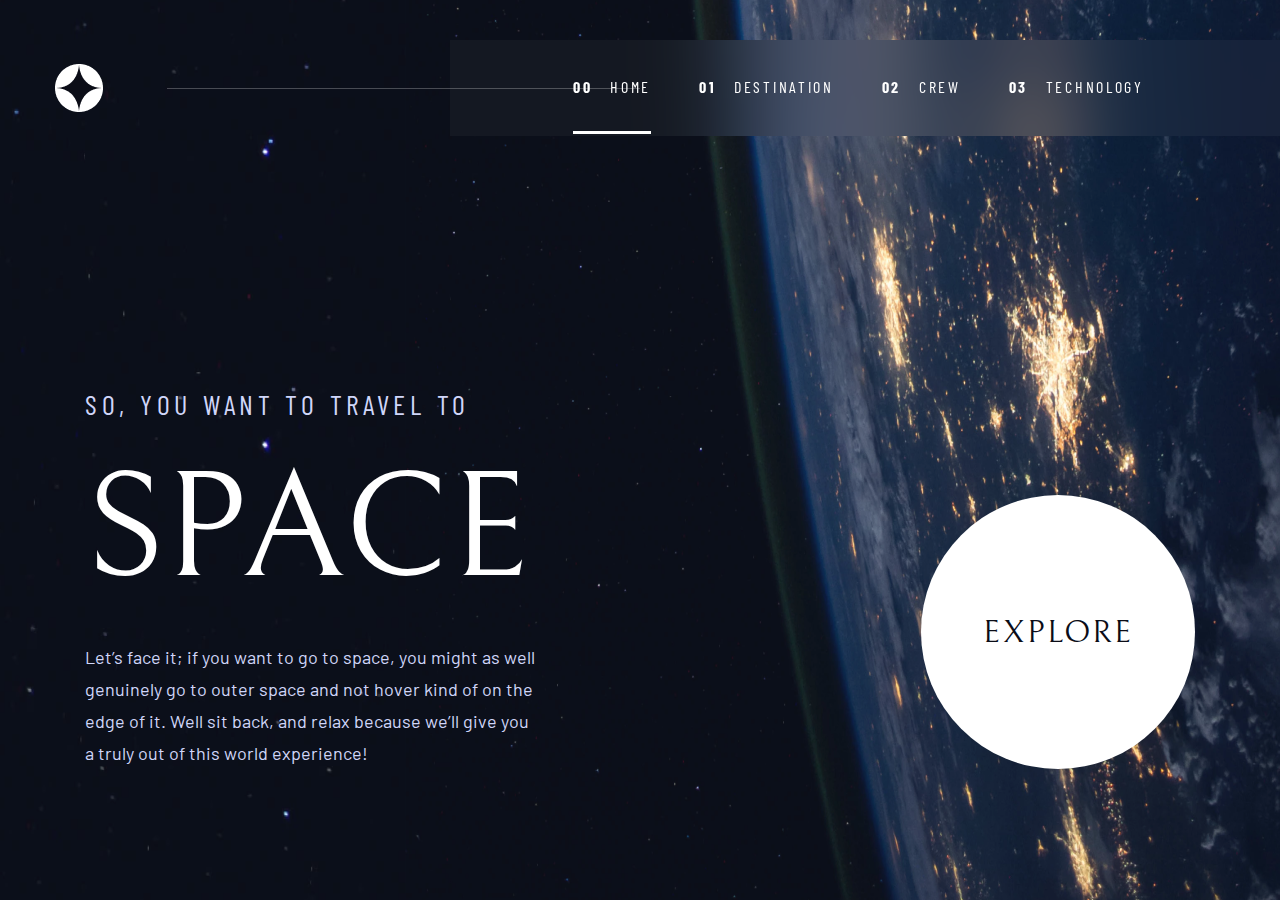
<file: index.html>
<!DOCTYPE html>
<html lang="en">
	<head>
		<meta charset="UTF-8" />
		<meta http-equiv="X-UA-Compatible" content="IE=edge" />
		<meta name="viewport" content="width=device-width, initial-scale=1.0" />
		<meta name="description" content="Home page | Site about Space Tourism" />
		<link rel="stylesheet" href="./css/main.css" />
		<script src="script.js" defer></script>
		<title>Space Tourism</title>
	</head>
	<body>
		<h2 class="hide__title">Home page</h2>
		<header>
			<div class="header__wrapper">
				<img src="./img/logo.png" alt="logo" />
				<div class="header__wrapper__line"></div>
				<button class="header__wrapper__burger">
					<svg width="24" height="21" viewBox="0 0 24 21" fill="none" xmlns="http://www.w3.org/2000/svg">
						<g id="Group">
							<rect  width="24" height="3" fill="#D0D6F9" />
							<rect  y="9" width="24" height="3" fill="#D0D6F9" />
							<rect  y="18" width="24" height="3" fill="#D0D6F9" />
						</g>
					</svg>
				</button>
				<nav class="header__wrapper__navigation links hidden">
					<button class="close"><img src="./img/close.png" alt="close" /></button>
					<a autofocus href="#"><span>00</span> HOME</a>
					<a href="./pages/planets/moon.html"><span>01</span> DESTINATION</a>
					<a href="./pages/crew/commander.html"><span>02</span> CREW</a>
					<a href="./pages/techonology/vechicle.html"><span>03</span> TECHNOLOGY</a>
				</nav>
			</div>
		</header>
		<main>
			<section class="main__wrapper">
				<div class="main__wrapper__text">
					<h3>SO, YOU WANT TO TRAVEL TO</h3>
					<h1>SPACE</h1>
					<p>
						Let’s face it; if you want to go to space, you might as well genuinely go to outer space and not hover kind
						of on the edge of it. Well sit back, and relax because we’ll give you a truly out of this world experience!
					</p>
				</div>
				<div class="main__wrapper__explore">
					EXPLORE
					<div class="main__wrapper__explore-hover"></div>
				</div>
			</section>
		</main>
	</body>
</html>
</file>
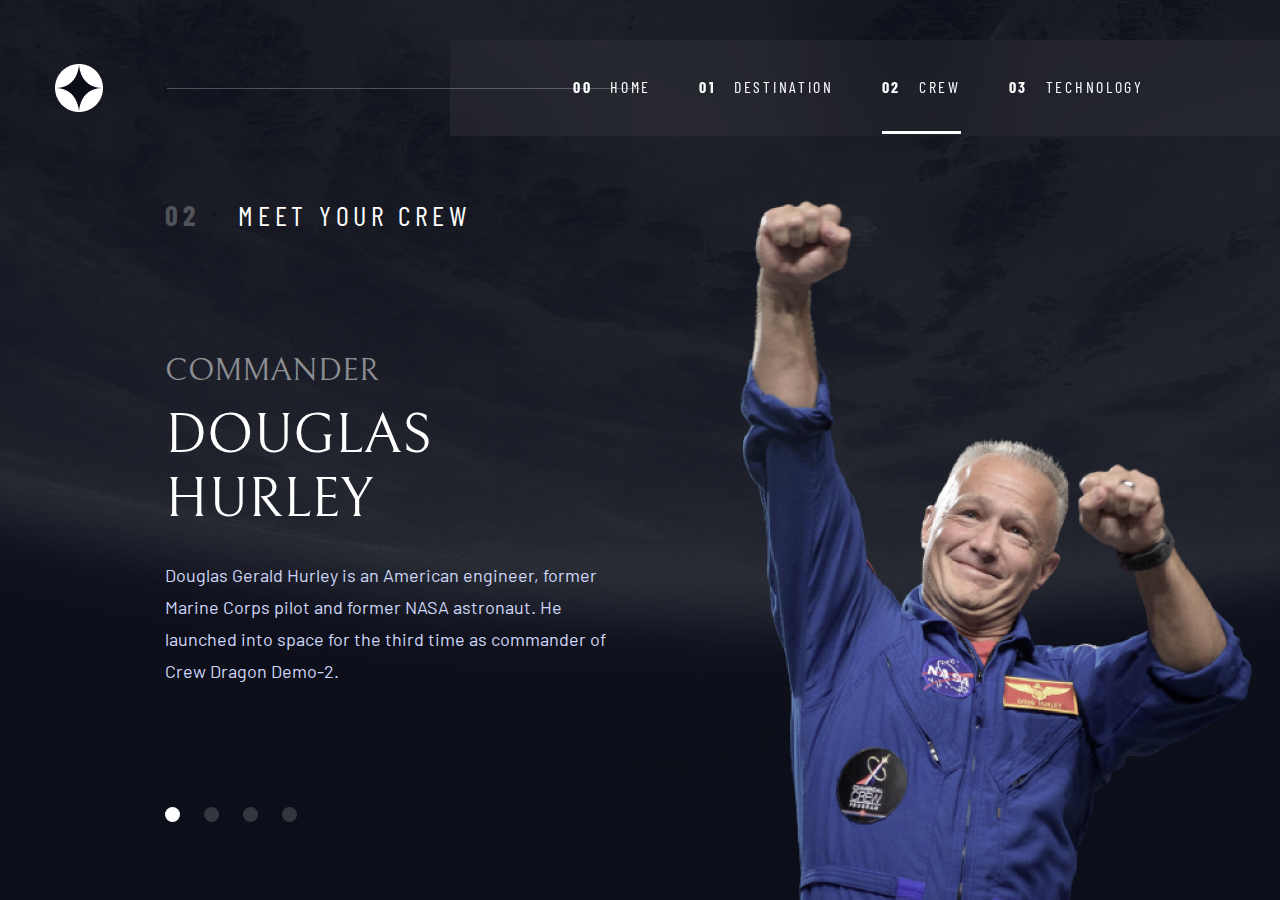
<file: pages/crew/commander.html>
<!DOCTYPE html>
<html lang="en">
	<head>
		<meta charset="UTF-8" />
		<meta http-equiv="X-UA-Compatible" content="IE=edge" />
		<meta name="viewport" content="width=device-width, initial-scale=1.0" />
		<meta name="description" content="Moon page | Page about Moon" />
		<link rel="stylesheet" href="../../css/main.css" />
		<link rel="stylesheet" href="../../css/planet.css" />
		<link rel="stylesheet" href="../../css/crew.css" />
		<script src="../../script.js" defer></script>
		<title>Commander</title>
	</head>
	<body>
		<header>
			<div class="header__wrapper">
				<img src="../../img/logo.png" alt="logo" />
				<div class="header__wrapper__line"></div>
				<button class="header__wrapper__burger">
					<svg width="24" height="21" viewBox="0 0 24 21" fill="none" xmlns="http://www.w3.org/2000/svg">
						<g id="Group">
							<rect  width="24" height="3" fill="#D0D6F9" />
							<rect  y="9" width="24" height="3" fill="#D0D6F9" />
							<rect  y="18" width="24" height="3" fill="#D0D6F9" />
						</g>
					</svg>
				</button>
				<nav class="header__wrapper__navigation links hidden">
					<button class="close"><img src="../../img/close.png" alt="close" /></button>
					<a href="../../index.html"><span>00</span> HOME</a>
					<a href="../planets/moon.html"><span>01</span> DESTINATION</a>
					<a autofocus href="#"><span>02</span> CREW</a>
					<a href="../techonology/vechicle.html"><span>03</span> TECHNOLOGY</a>
				</nav>
			</div>
		</header>
		<main>
			<h2 class="crew__wrapper__content__title"><span>02</span> Meet your crew</h2>
			<div class="crew__wrapper">
				<div class="crew__wrapper__content">
					<h3 class="crew__wrapper__content__rank">Commander</h3>
					<h2 class="crew__wrapper__content__name">Douglas Hurley</h2>
					<p class="crew__wrapper__content__description">
						Douglas Gerald Hurley is an American engineer, former Marine Corps pilot and former NASA astronaut. He
						launched into space for the third time as commander of Crew Dragon Demo-2.
					</p>

					<nav class="crew__wrapper__content__navigation">
						<a href="#"><div class="round round-active"></div></a>
						<a href="./missionSpecialist.html"><div class="round"></div></a>
						<a href="./pilot.html"><div class="round"></div></a>
						<a href="./endineer.html"><div class="round"></div></a>
					</nav>
				</div>
				<img class="crew__wrapper__img" src="../../img/commander.png" alt="commander" />
			</div>
		</main>
	</body>
</html>
</file>
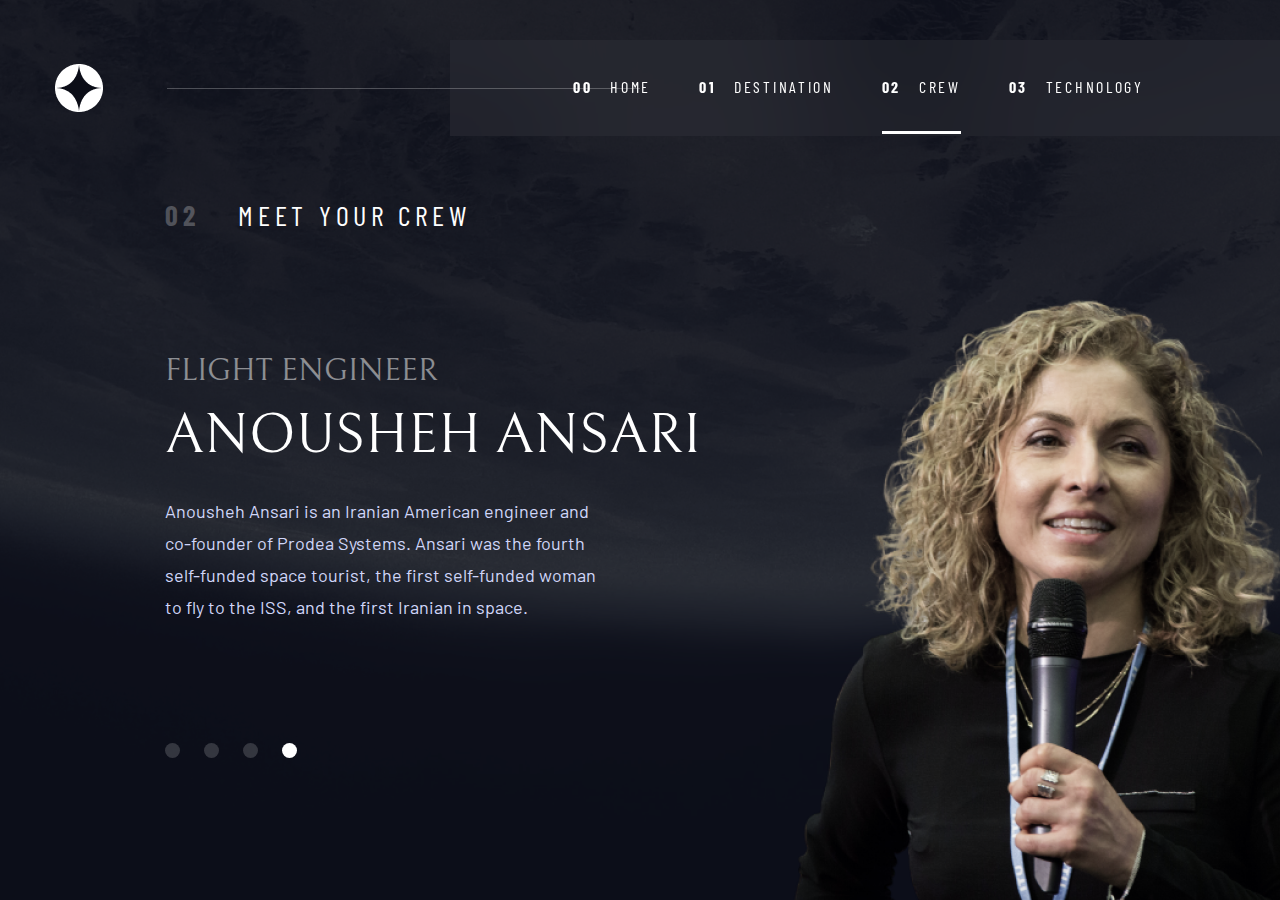
<file: pages/crew/endineer.html>
<!DOCTYPE html>
<html lang="en">
	<head>
		<meta charset="UTF-8" />
		<meta http-equiv="X-UA-Compatible" content="IE=edge" />
		<meta name="viewport" content="width=device-width, initial-scale=1.0" />
		<meta name="description" content="Pilot page | Page about Pilot" />
		<link rel="stylesheet" href="../../css/main.css" />
		<link rel="stylesheet" href="../../css/planet.css" />
		<link rel="stylesheet" href="../../css/crew.css" />
    <link rel="stylesheet" href="../../css/engineer.css">
		<script src="../../script.js" defer></script>
		<title>Pilot</title>
	</head>
	<body>
		<header>
			<div class="header__wrapper">
				<img src="../../img/logo.png" alt="logo" />
				<div class="header__wrapper__line"></div>
				<button class="header__wrapper__burger">
					<svg width="24" height="21" viewBox="0 0 24 21" fill="none" xmlns="http://www.w3.org/2000/svg">
						<g id="Group">
							<rect  width="24" height="3" fill="#D0D6F9" />
							<rect  y="9" width="24" height="3" fill="#D0D6F9" />
							<rect  y="18" width="24" height="3" fill="#D0D6F9" />
						</g>
					</svg>
				</button>
				<nav class="header__wrapper__navigation links hidden">
					<button class="close"><img src="../../img/close.png" alt="close" /></button>
					<a href="../../index.html"><span>00</span> HOME</a>
					<a href="../planets/moon.html"><span>01</span> DESTINATION</a>
					<a autofocus href="#"><span>02</span> CREW</a>
					<a href="../techonology/vechicle.html"><span>03</span> TECHNOLOGY</a>
				</nav>
			</div>
		</header>
		<main>
			<h2 class="crew__wrapper__content__title"><span>02</span> Meet your crew</h2>
			<div class="crew__wrapper">
				<div class="crew__wrapper__content">
					<h3 class="crew__wrapper__content__rank">Flight Engineer</h3>
					<h2 class="crew__wrapper__content__name">Anousheh&nbsp;Ansari</h2>
					<p class="crew__wrapper__content__description">
						Anousheh Ansari is an Iranian American engineer and co-founder of Prodea Systems. Ansari was the fourth self-funded space tourist, the first self-funded woman to fly to the ISS, and the first Iranian in space. 
					</p>

					<nav class="crew__wrapper__content__navigation">
						<a href="./commander.html"><div class="round"></div></a>
						<a href="./missionSpecialist.html"><div class="round"></div></a>
						<a href="./pilot.html"><div class="round "></div></a>
						<a href="#"><div class="round round-active"></div></a>
					</nav>
				</div>
				<img class="crew__wrapper__img" src="../../img/imageEngineer.png" alt="pilot" />
			</div>
		</main>
	</body>
</html>
</file>
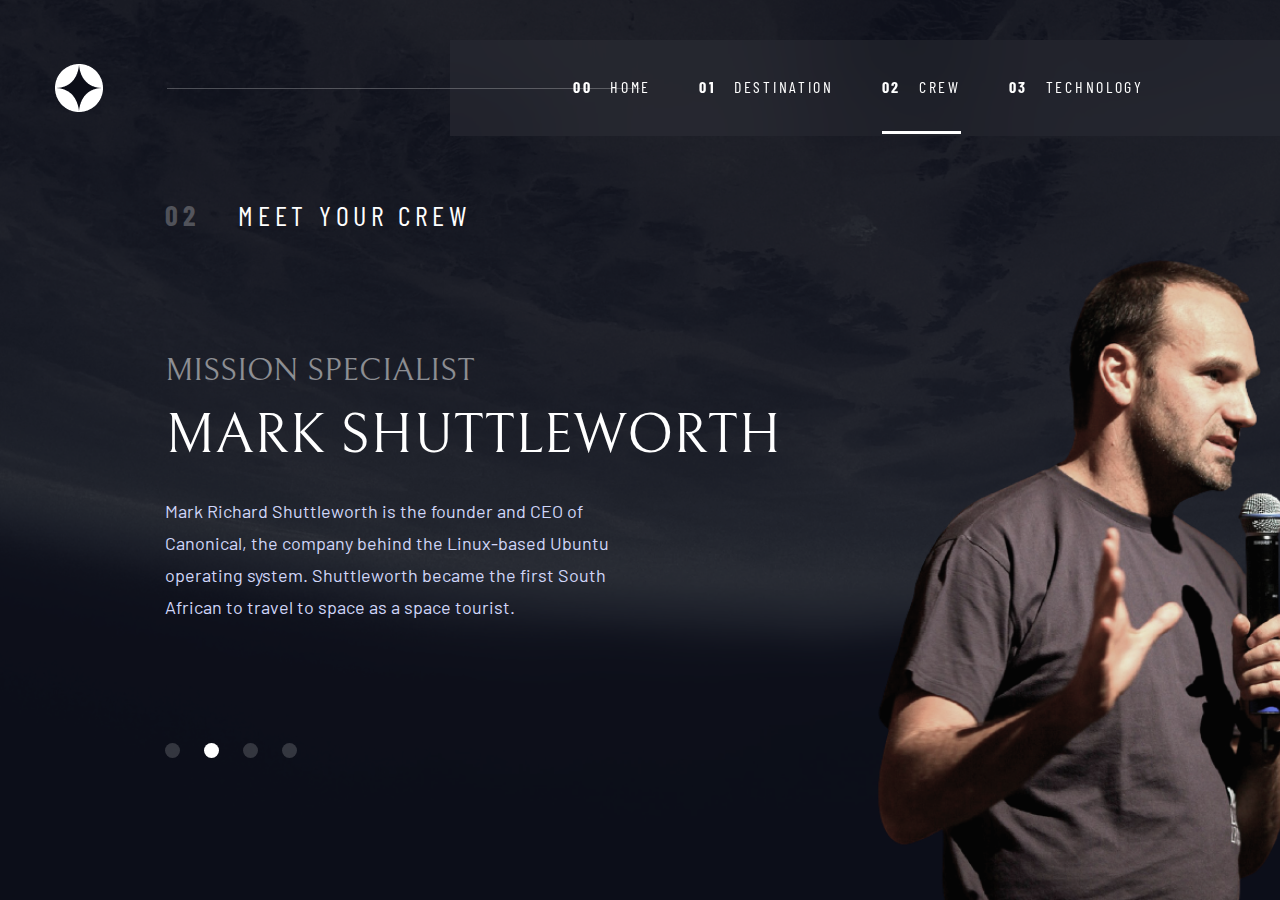
<file: pages/crew/missionSpecialist.html>
<!DOCTYPE html>
<html lang="en">
	<head>
		<meta charset="UTF-8" />
		<meta http-equiv="X-UA-Compatible" content="IE=edge" />
		<meta name="viewport" content="width=device-width, initial-scale=1.0" />
		<meta name="description" content="Moon page | Page about Moon" />
		<link rel="stylesheet" href="../../css/main.css" />
		<link rel="stylesheet" href="../../css/planet.css" />
		<link rel="stylesheet" href="../../css/crew.css" />
		<link rel="stylesheet" href="../../css/missionSpecialist.css" />
		<script src="../../script.js" defer></script>
		<title>Mission Specialist</title>
	</head>
	<body>
		<header>
			<div class="header__wrapper">
				<img src="../../img/logo.png" alt="logo" />
				<div class="header__wrapper__line"></div>
				<button class="header__wrapper__burger">
					<svg width="24" height="21" viewBox="0 0 24 21" fill="none" xmlns="http://www.w3.org/2000/svg">
						<g id="Group">
							<rect  width="24" height="3" fill="#D0D6F9" />
							<rect  y="9" width="24" height="3" fill="#D0D6F9" />
							<rect  y="18" width="24" height="3" fill="#D0D6F9" />
						</g>
					</svg>
				</button>
				<nav class="header__wrapper__navigation links hidden">
					<button class="close"><img src="../../img/close.png" alt="close" /></button>
					<a href="../../index.html"><span>00</span> HOME</a>
					<a href="../planets/moon.html"><span>01</span> DESTINATION</a>
					<a autofocus href="#"><span>02</span> CREW</a>
					<a href="../techonology/vechicle.html"><span>03</span> TECHNOLOGY</a>
				</nav>
			</div>
		</header>
		<main>
			<h2 class="crew__wrapper__content__title"><span>02</span> Meet your crew</h2>
			<div class="crew__wrapper">
				<div class="crew__wrapper__content">
					<h3 class="crew__wrapper__content__rank">Mission Specialist</h3>
					<h2 class="crew__wrapper__content__name">MARK&nbsp;SHUTTLEWORTH</h2>
					<p class="crew__wrapper__content__description">
						Mark Richard Shuttleworth is the founder and CEO of Canonical, the company behind the Linux-based Ubuntu
						operating system. Shuttleworth became the first South African to travel to space as a space tourist.
					</p>

					<nav class="crew__wrapper__content__navigation">
						<a href="./commander.html"><div class="round"></div></a>
						<a href="#"><div class="round round-active"></div></a>
						<a href=""><div class="round"></div></a>
						<a href=""><div class="round"></div></a>
					</nav>
				</div>
				<img class="crew__wrapper__img" src="../../img/missionSpecialist.png" alt="missionSpecialist" />
			</div>
		</main>
	</body>
</html>
</file>
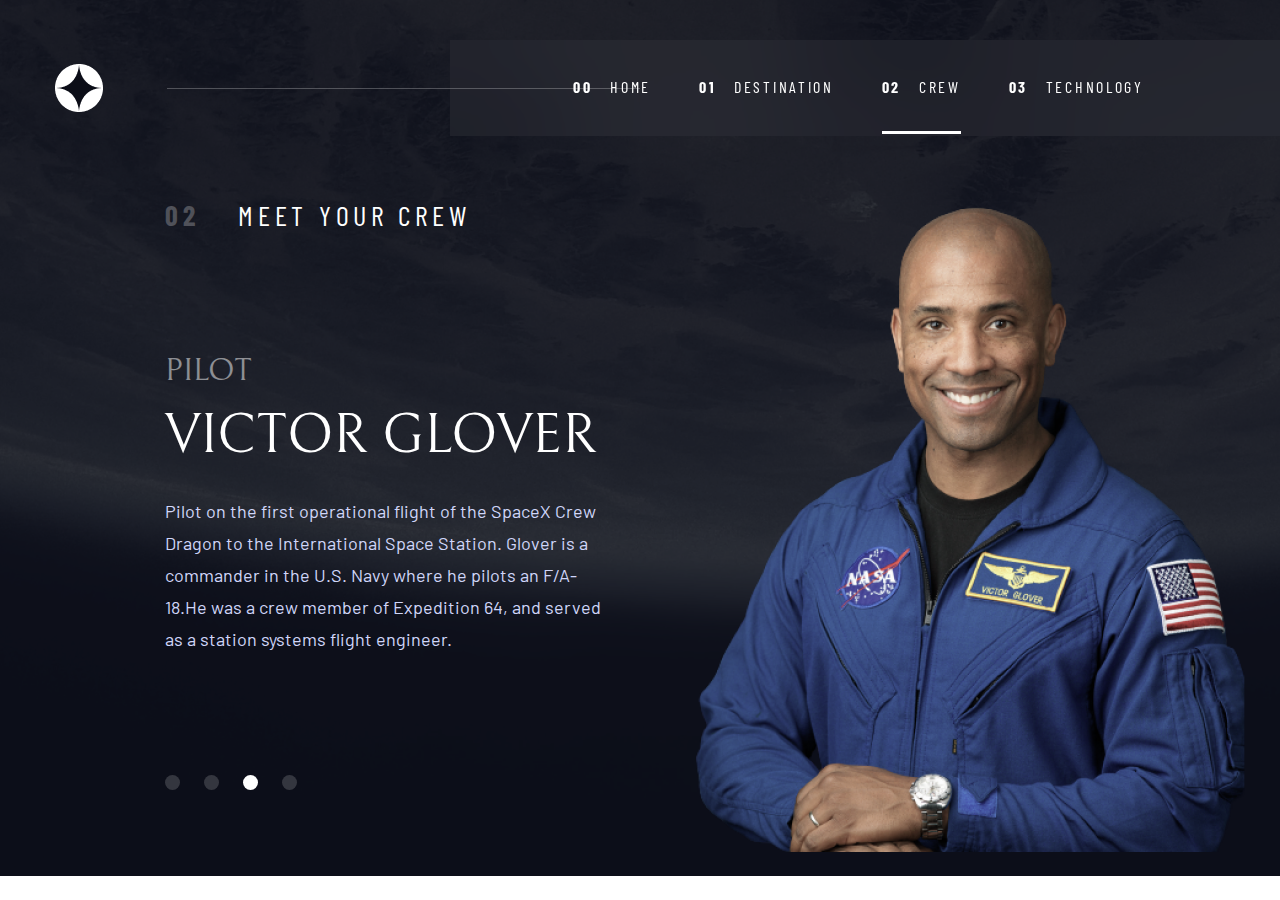
<file: pages/crew/pilot.html>
<!DOCTYPE html>
<html lang="en">
	<head>
		<meta charset="UTF-8" />
		<meta http-equiv="X-UA-Compatible" content="IE=edge" />
		<meta name="viewport" content="width=device-width, initial-scale=1.0" />
		<meta name="description" content="Pilot page | Page about Pilot" />
		<link rel="stylesheet" href="../../css/main.css" />
		<link rel="stylesheet" href="../../css/planet.css" />
		<link rel="stylesheet" href="../../css/crew.css" />
		<link rel="stylesheet" href="../../css/pilot.css" />
		<script src="../../script.js" defer></script>
		<title>Pilot</title>
	</head>
	<body>
		<header>
			<div class="header__wrapper">
				<img src="../../img/logo.png" alt="logo" />
				<div class="header__wrapper__line"></div>
				<button class="header__wrapper__burger">
					<svg width="24" height="21" viewBox="0 0 24 21" fill="none" xmlns="http://www.w3.org/2000/svg">
						<g id="Group">
							<rect  width="24" height="3" fill="#D0D6F9" />
							<rect  y="9" width="24" height="3" fill="#D0D6F9" />
							<rect  y="18" width="24" height="3" fill="#D0D6F9" />
						</g>
					</svg>
				</button>
				<nav class="header__wrapper__navigation links hidden">
					<button class="close"><img src="../../img/close.png" alt="close" /></button>
					<a href="../../index.html"><span>00</span> HOME</a>
					<a href="../planets/moon.html"><span>01</span> DESTINATION</a>
					<a autofocus href="#"><span>02</span> CREW</a>
					<a href="../techonology/vechicle.html"><span>03</span> TECHNOLOGY</a>
				</nav>
			</div>
		</header>
		<main>
			<h2 class="crew__wrapper__content__title"><span>02</span> Meet your crew</h2>
			<div class="crew__wrapper">
				<div class="crew__wrapper__content">
					<h3 class="crew__wrapper__content__rank">PILOT</h3>
					<h2 class="crew__wrapper__content__name">Victor Glover</h2>
					<p class="crew__wrapper__content__description">
						Pilot on the first operational flight of the SpaceX Crew Dragon to the International Space Station. Glover
						is a commander in the U.S. Navy where he pilots an F/A-18.He was a crew member of Expedition 64, and served
						as a station systems flight engineer.
					</p>

					<nav class="crew__wrapper__content__navigation">
						<a href="./commander.html"><div class="round"></div></a>
						<a href="./missionSpecialist.html"><div class="round"></div></a>
						<a href="#"><div class="round round-active"></div></a>
						<a href=""><div class="round"></div></a>
					</nav>
				</div>
				<img class="crew__wrapper__img" src="../../img/imagePilot.png" alt="pilot" />
			</div>
		</main>
	</body>
</html>
</file>
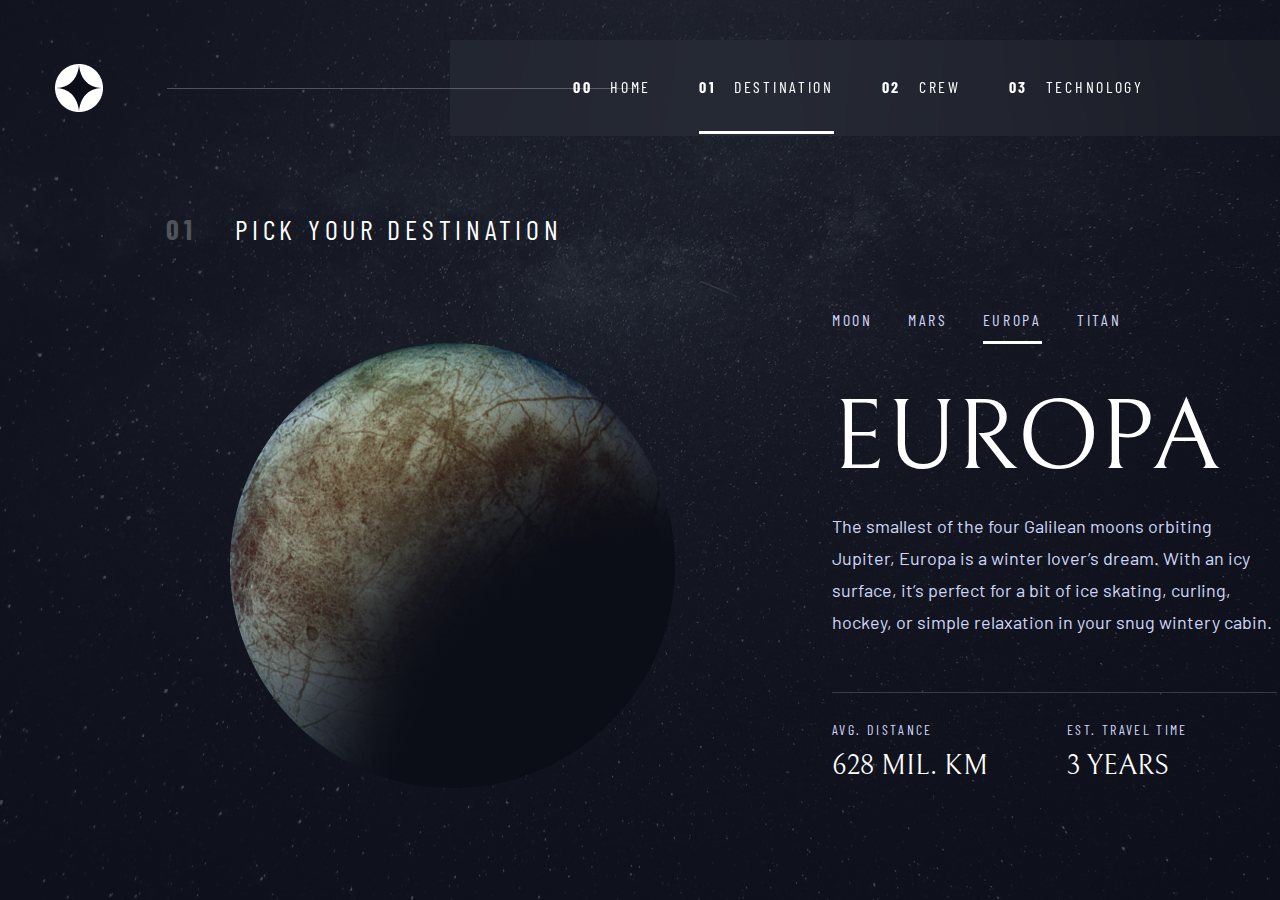
<file: pages/planets/europa.html>
<!DOCTYPE html>
<html lang="en">
	<head>
		<meta charset="UTF-8" />
		<meta http-equiv="X-UA-Compatible" content="IE=edge" />
		<meta name="viewport" content="width=device-width, initial-scale=1.0" />
		<meta name="description" content="Europa page | Page about Europa" />
		<link rel="stylesheet" href="../../css/main.css" />
		<link rel="stylesheet" href="../../css/planet.css" />
		<script src="../../script.js" defer></script>
		<title>EUROPA</title>
	</head>
	<body>
		<header>
			<div class="header__wrapper">
				<img src="../../img/logo.png" alt="logo" />
				<div class="header__wrapper__line"></div>
				<button class="header__wrapper__burger">
					<svg width="24" height="21" viewBox="0 0 24 21" fill="none" xmlns="http://www.w3.org/2000/svg">
						<g id="Group">
							<rect  width="24" height="3" fill="#D0D6F9" />
							<rect  y="9" width="24" height="3" fill="#D0D6F9" />
							<rect  y="18" width="24" height="3" fill="#D0D6F9" />
						</g>
					</svg>
				</button>
				<nav class="header__wrapper__navigation links hidden">
					<button class="close"><img src="../../img/close.png" alt="close" /></button>
					<a href="../../index.html"><span>00</span> HOME</a>
					<a autofocus href="#"><span>01</span> DESTINATION</a>
					<a href=""><span>02</span> CREW</a>
					<a href=""><span>03</span> TECHNOLOGY</a>
				</nav>
			</div>
		</header>
		<main>
			<h2 class="destination-title"><span>01</span> Pick your destination</h2>
			<section class="planet">
				<img src="../../img/europa.png" alt="Moon" />
				<div class="planet__wrapper">
					<nav class="planet__wrapper__navigation links">
						<a href="./moon.html">MOON</a>
						<a href="./mars.html">MARS</a>
						<a class="active" href="#">EUROPA</a>
						<a href="./titan.html">TITAN</a>
					</nav>
					<div class="planet__wrapper__content">
						<h1>EUROPA</h1>
						<p>
							The smallest of the four Galilean moons orbiting Jupiter, Europa is a winter lover’s dream. With an icy
							surface, it’s perfect for a bit of ice skating, curling, hockey, or simple relaxation in your snug wintery
							cabin.
						</p>
					</div>
					<div class="planet__wrapper__facts">
						<div class="planet__wrapper__facts__1">
							<h4>AVG. DISTANCE</h4>
							<p>628 MIL. km</p>
						</div>
						<div class="planet__wrapper__facts__2">
							<h4>Est. travel time</h4>
							<p>3 years</p>
						</div>
					</div>
				</div>
			</section>
		</main>
	</body>
</html>
</file>
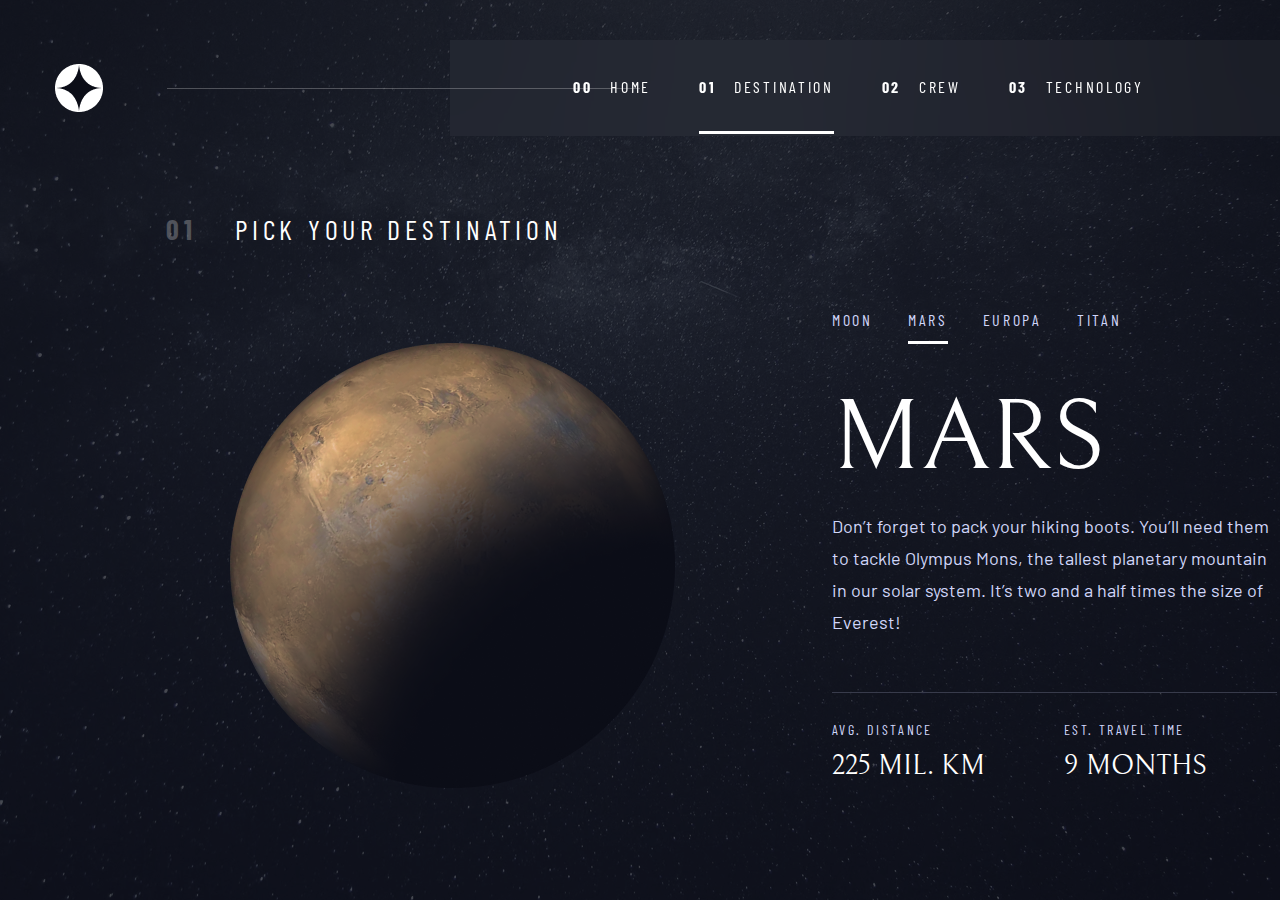
<file: pages/planets/mars.html>
<!DOCTYPE html>
<html lang="en">
	<head>
		<meta charset="UTF-8" />
		<meta http-equiv="X-UA-Compatible" content="IE=edge" />
		<meta name="viewport" content="width=device-width, initial-scale=1.0" />
		<meta name="description" content="Mars page | Page about Mars" />
		<link rel="stylesheet" href="../../css/main.css" />
		<link rel="stylesheet" href="../../css/planet.css" />
		<script src="../../script.js" defer></script>
		<title>Mars</title>
	</head>
	<body>
		<header>
			<div class="header__wrapper">
				<img src="../../img/logo.png" alt="logo" />
				<div class="header__wrapper__line"></div>
				<button class="header__wrapper__burger">
					<svg width="24" height="21" viewBox="0 0 24 21" fill="none" xmlns="http://www.w3.org/2000/svg">
						<g id="Group">
							<rect  width="24" height="3" fill="#D0D6F9" />
							<rect  y="9" width="24" height="3" fill="#D0D6F9" />
							<rect  y="18" width="24" height="3" fill="#D0D6F9" />
						</g>
					</svg>
				</button>
				<nav class="header__wrapper__navigation links hidden">
					<button class="close"><img src="../../img/close.png" alt="close" /></button>
					<a href="../../index.html"><span>00</span> HOME</a>
					<a autofocus href="#"><span>01</span> DESTINATION</a>
					<a href=""><span>02</span> CREW</a>
					<a href=""><span>03</span> TECHNOLOGY</a>
				</nav>
			</div>
		</header>
		<main>
			<h2 class="destination-title"><span>01</span> Pick your destination</h2>
			<section class="planet">
				<img src="../../img/mars.png" alt="Moon" />
				<div class="planet__wrapper">
					<nav class="planet__wrapper__navigation links">
						<a href="./moon.html">MOON</a>
						<a class="active" href="#">MARS</a>
						<a href="./europa.html">EUROPA</a>
						<a href="./titan.html">TITAN</a>
					</nav>
					<div class="planet__wrapper__content">
						<h1>MARS</h1>
						<p>
							Don’t forget to pack your hiking boots. You’ll need them to tackle Olympus Mons, the tallest planetary
							mountain in our solar system. It’s two and a half times the size of Everest!
						</p>
					</div>
					<div class="planet__wrapper__facts">
						<div class="planet__wrapper__facts__1">
							<h4>AVG. DISTANCE</h4>
							<p>225 MIL. km</p>
						</div>
						<div class="planet__wrapper__facts__2">
							<h4>Est. travel time</h4>
							<p>9 months</p>
						</div>
					</div>
				</div>
			</section>
		</main>
	</body>
</html>
</file>
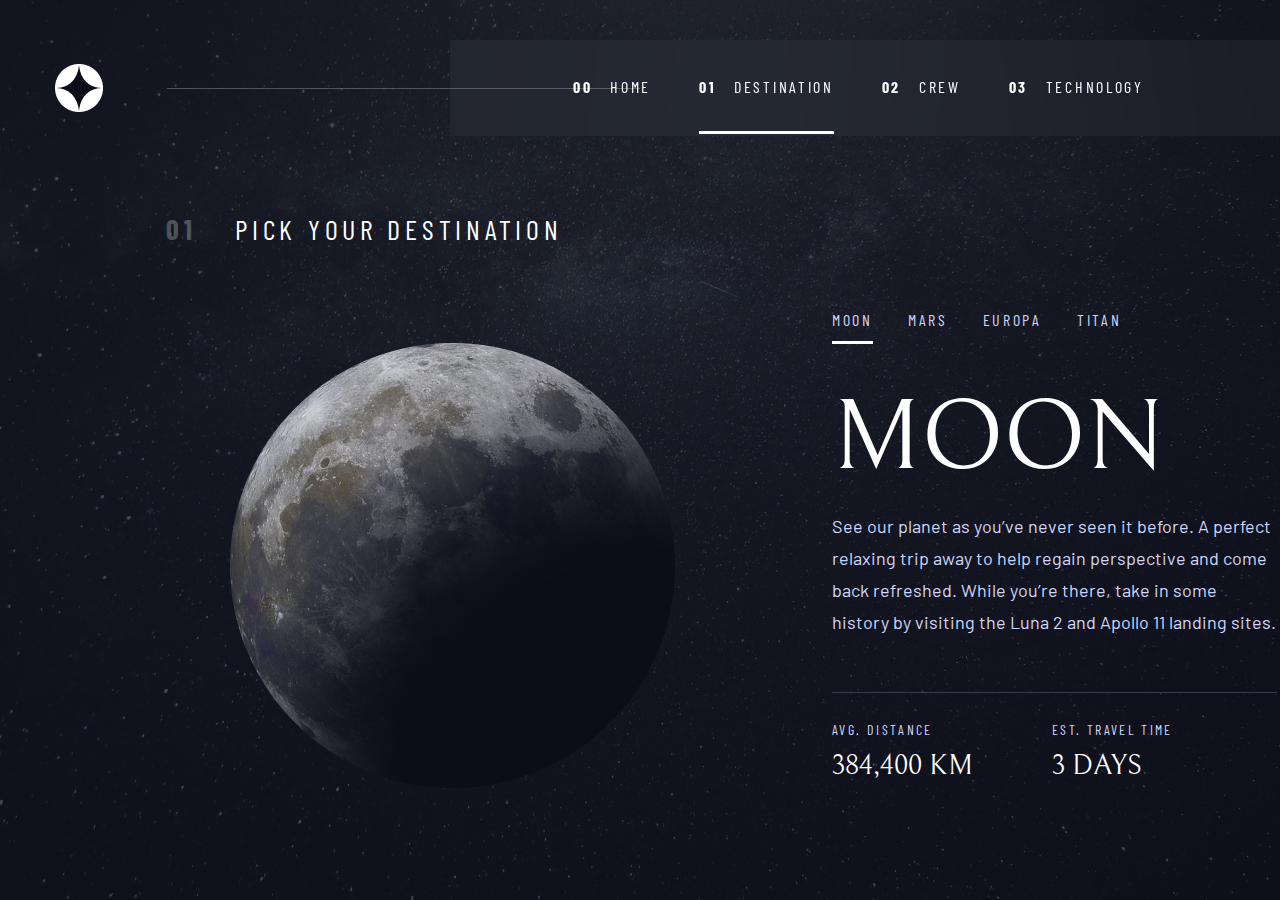
<file: pages/planets/moon.html>
<!DOCTYPE html>
<html lang="en">
	<head>
		<meta charset="UTF-8" />
		<meta http-equiv="X-UA-Compatible" content="IE=edge" />
		<meta name="viewport" content="width=device-width, initial-scale=1.0" />
		<meta name="description" content="Moon page | Page about Moon" />
		<link rel="stylesheet" href="../../css/main.css" />
		<link rel="stylesheet" href="../../css/planet.css" />

		<script src="../../script.js" defer></script>
		<title>Moon</title>
	</head>
	<body>
		<header>
			<div class="header__wrapper">
				<img src="../../img/logo.png" alt="logo" />
				<div class="header__wrapper__line"></div>
				<button class="header__wrapper__burger">
					<svg width="24" height="21" viewBox="0 0 24 21" fill="none" xmlns="http://www.w3.org/2000/svg">
						<g id="Group">
							<rect  width="24" height="3" fill="#D0D6F9" />
							<rect  y="9" width="24" height="3" fill="#D0D6F9" />
							<rect  y="18" width="24" height="3" fill="#D0D6F9" />
						</g>
					</svg>
				</button>
				<nav class="header__wrapper__navigation links hidden">
					<button class="close"><img src="../../img/close.png" alt="close" /></button>
					<a href="../../index.html"><span>00</span> HOME</a>
					<a autofocus href="#"><span>01</span> DESTINATION</a>
					<a href="../crew/commander.html"><span>02</span> CREW</a>
					<a href=""><span>03</span> TECHNOLOGY</a>
				</nav>
			</div>
		</header>
		<main>
			<h2 class="destination-title"><span>01</span> Pick your destination</h2>
			<section class="planet">
				<img src="../../img/moon.png" alt="Moon" />
				<div class="planet__wrapper">
					<nav class="planet__wrapper__navigation links">
						<a class="active" href="#">MOON</a>
						<a href="./mars.html">MARS</a>
						<a href="./europa.html">EUROPA</a>
						<a href="./titan.html">TITAN</a>
					</nav>
					<div class="planet__wrapper__content">
						<h1>MOON</h1>
						<p>
							See our planet as you’ve never seen it before. A perfect relaxing trip away to help regain perspective and
							come back refreshed. While you’re there, take in some history by visiting the Luna 2 and Apollo 11 landing
							sites.
						</p>
					</div>
					<div class="planet__wrapper__facts">
						<div class="planet__wrapper__facts__1">
							<h4>AVG. DISTANCE</h4>
							<p>384,400 km</p>
						</div>
						<div class="planet__wrapper__facts__2">
							<h4>Est. travel time</h4>
							<p>3 days</p>
						</div>
					</div>
				</div>
			</section>
		</main>
	</body>
</html>
</file>
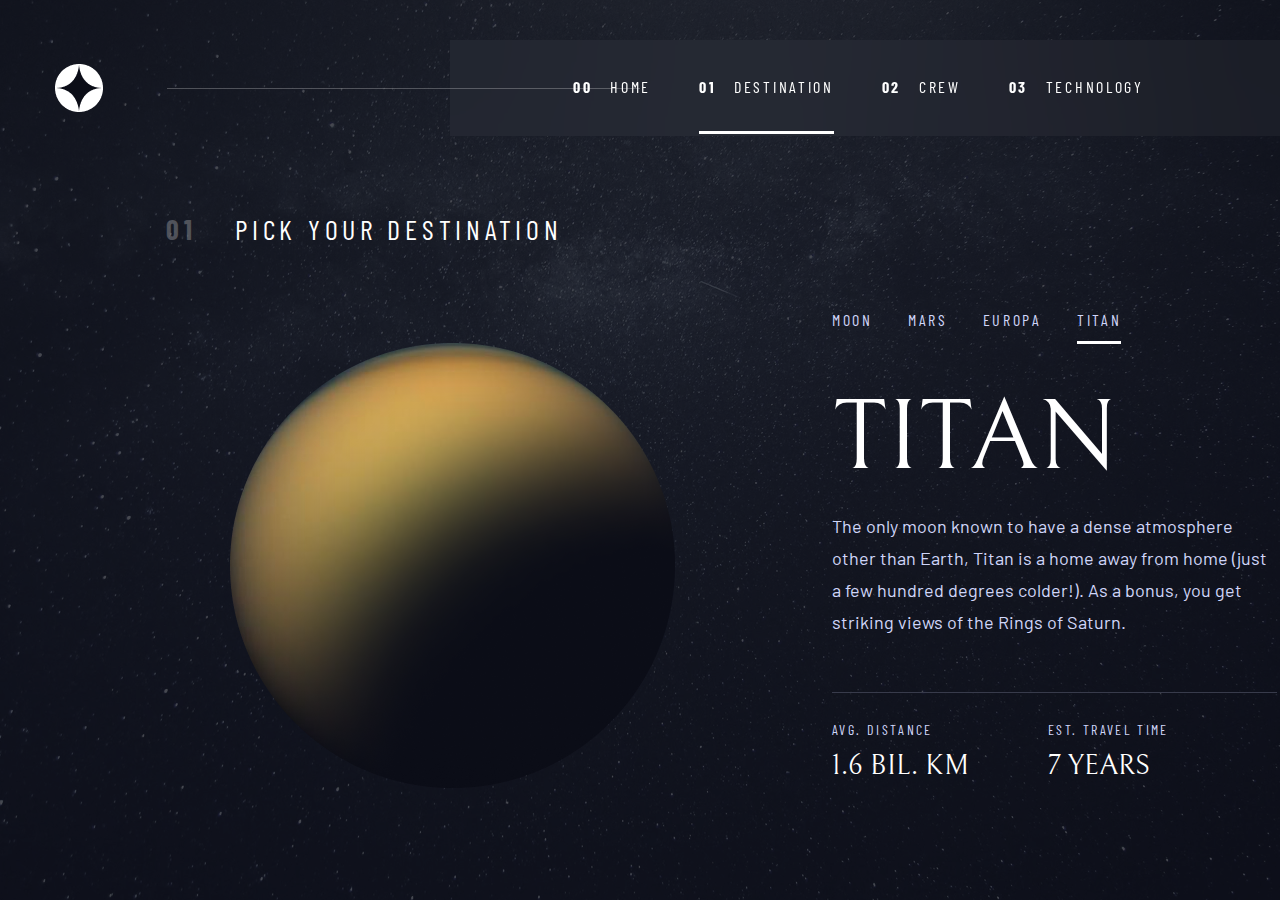
<file: pages/planets/titan.html>
<!DOCTYPE html>
<html lang="en">
	<head>
		<meta charset="UTF-8" />
		<meta http-equiv="X-UA-Compatible" content="IE=edge" />
		<meta name="viewport" content="width=device-width, initial-scale=1.0" />
		<meta name="description" content="Europa page | Page about Europa" />
		<link rel="stylesheet" href="../../css/main.css" />
		<link rel="stylesheet" href="../../css/planet.css" />
		<script src="../../script.js" defer></script>
		<title>EUROPA</title>
	</head>
	<body>
		<header>
			<div class="header__wrapper">
				<img src="../../img/logo.png" alt="logo" />
				<div class="header__wrapper__line"></div>
				<button class="header__wrapper__burger">
					<svg width="24" height="21" viewBox="0 0 24 21" fill="none" xmlns="http://www.w3.org/2000/svg">
						<g id="Group">
							<rect  width="24" height="3" fill="#D0D6F9" />
							<rect  y="9" width="24" height="3" fill="#D0D6F9" />
							<rect  y="18" width="24" height="3" fill="#D0D6F9" />
						</g>
					</svg>
				</button>
				<nav class="header__wrapper__navigation links hidden">
					<button class="close"><img src="../../img/close.png" alt="close" /></button>
					<a href="../../index.html"><span>00</span> HOME</a>
					<a autofocus href="#"><span>01</span> DESTINATION</a>
					<a href="../crew/commander.html"><span>02</span> CREW</a>
					<a href="../techonology/vechicle.html"><span>03</span> TECHNOLOGY</a>
				</nav>
			</div>
		</header>
		<main>
			<h2 class="destination-title"><span>01</span> Pick your destination</h2>
			<section class="planet">
				<img src="../../img/titan.png" alt="Moon" />
				<div class="planet__wrapper">
					<nav class="planet__wrapper__navigation links">
						<a href="./moon.html">MOON</a>
						<a href="./mars.html">MARS</a>
						<a href="./europa.html">EUROPA</a>
						<a class="active" href="#">TITAN</a>
					</nav>
					<div class="planet__wrapper__content">
						<h1>TITAN</h1>
						<p>
							The only moon known to have a dense atmosphere other than Earth, Titan is a home away from home (just a
							few hundred degrees colder!). As a bonus, you get striking views of the Rings of Saturn.
						</p>
					</div>
					<div class="planet__wrapper__facts">
						<div class="planet__wrapper__facts__1">
							<h4>AVG. DISTANCE</h4>
							<p>1.6 BIL. km</p>
						</div>
						<div class="planet__wrapper__facts__2">
							<h4>Est. travel time</h4>
							<p>7 years</p>
						</div>
					</div>
				</div>
			</section>
		</main>
	</body>
</html>
</file>
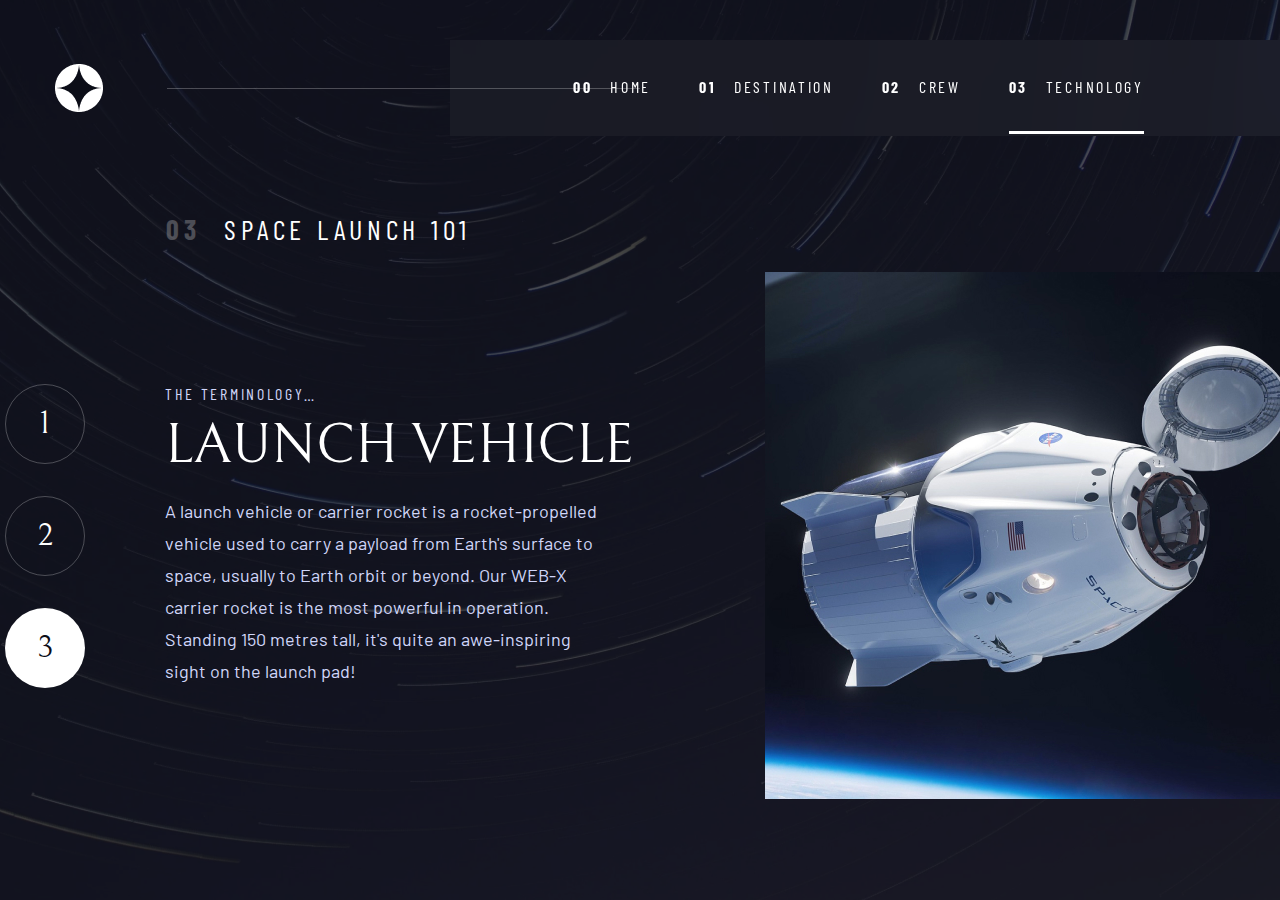
<file: pages/techonology/spaceCapsule.html>
<!DOCTYPE html>
<html lang="en">
<head>
  <meta charset="UTF-8">
  <meta http-equiv="X-UA-Compatible" content="IE=edge">
  <meta name="viewport" content="width=device-width, initial-scale=1.0">
  <title>SpaceCapsule</title>
  <link rel="stylesheet" href="../../css/main.css">
  <link rel="stylesheet" href="../../css/planet.css">
  <link rel="stylesheet" href="../../css/crew.css">
  <link rel="stylesheet" href="../../css/technology.css">
</head>
<body>
  <header>
    <div class="header__wrapper">
      <img src="../../img/logo.png" alt="logo" />
      <div class="header__wrapper__line"></div>
      <button class="header__wrapper__burger">
        <svg width="24" height="21" viewBox="0 0 24 21" fill="none" xmlns="http://www.w3.org/2000/svg">
          <g id="Group">
            <rect  width="24" height="3" fill="#D0D6F9" />
            <rect  y="9" width="24" height="3" fill="#D0D6F9" />
            <rect  y="18" width="24" height="3" fill="#D0D6F9" />
          </g>
        </svg>
      </button>
      <nav class="header__wrapper__navigation links hidden">
        <button class="close"><img src="../../img/close.png" alt="close" /></button>
        <a href="../../index.html"><span>00</span> HOME</a>
        <a href="../planets/moon.html"><span>01</span> DESTINATION</a>
        <a href="../crew/commander.html"><span>02</span> CREW</a>
        <a autofocus href="#"><span>03</span> TECHNOLOGY</a>
      </nav>
    </div>
  </header>
  <main>
    <h2 class="technology__title"><span>03</span>SPACE LAUNCH 101</h2>
    <div class="technology__wrapper">
      <img class="technology__wrapper__img_tablet" src="../../img/Capsule.jpg" alt="">
      <nav class="technology__wrapper__links">
        <a class="technology__wrapper__links__link " href="../techonology/vechicle.html">1</a>
        <a class="technology__wrapper__links__link " href="../techonology/spacePort.html">2</a>
        <a class="technology__wrapper__links__link technology__wrapper__links__link_active" href="#">3</a>
      </nav>
      <div class="technology__wrapper__content">
        <h3 class="technology__wrapper__content__header">THE TERMINOLOGY…</h3>
        <h2 class="technology__wrapper__content__subtitle">LAUNCH VEHICLE</h2>
        <p class="technology__wrapper__content__text">A launch vehicle or carrier rocket is a rocket-propelled vehicle used to carry a payload from Earth's surface to space, usually to Earth orbit or beyond. Our WEB-X carrier rocket is the most powerful in operation. Standing 150 metres tall, it's quite an awe-inspiring sight on the launch pad!</p>
      </div>
      <img class="technology__wrapper__img" src="../../img/Capsule.jpg" alt="">
    </div>
  </main>
</body>
</html>
</file>
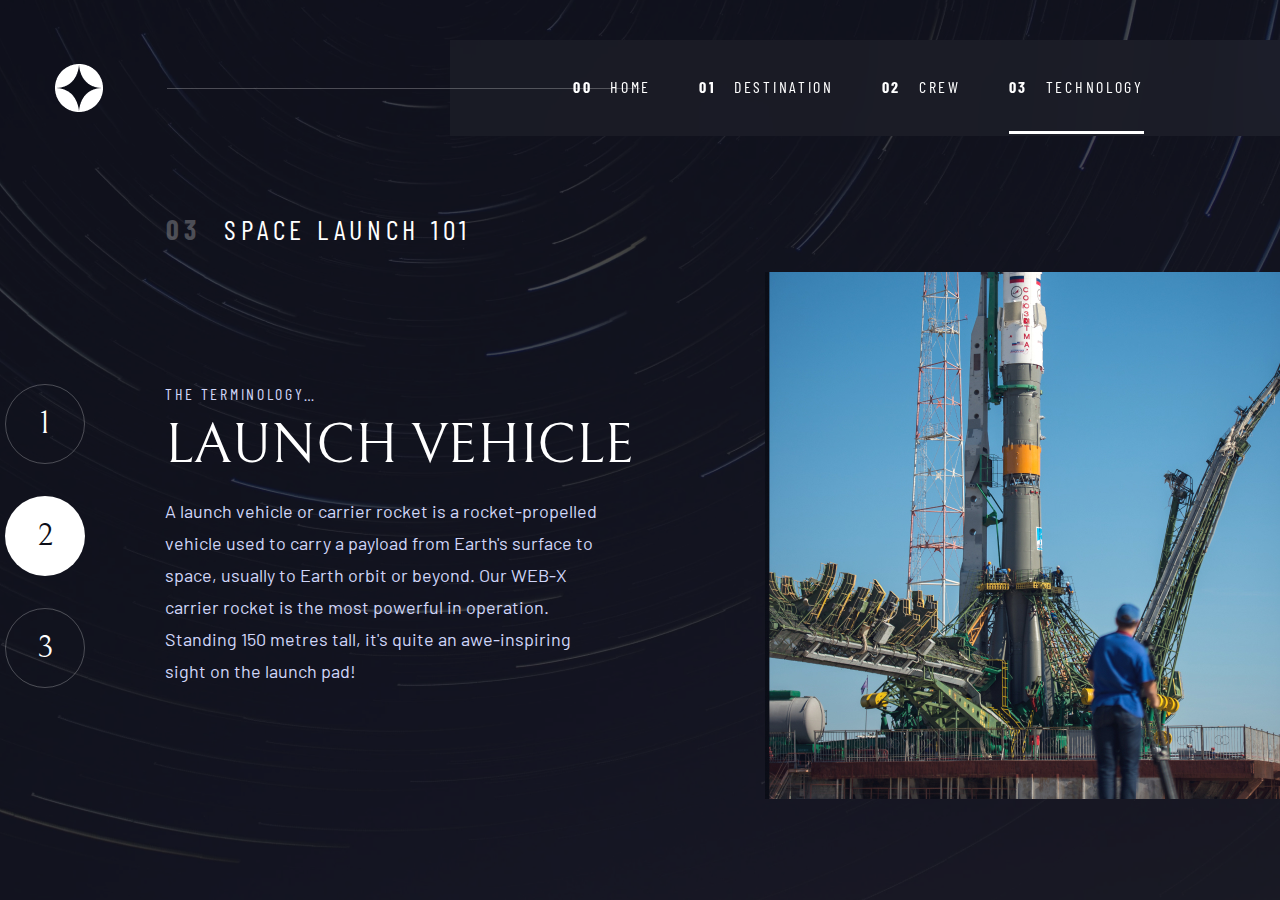
<file: pages/techonology/spacePort.html>
<!DOCTYPE html>
<html lang="en">
<head>
  <meta charset="UTF-8">
  <meta http-equiv="X-UA-Compatible" content="IE=edge">
  <meta name="viewport" content="width=device-width, initial-scale=1.0">
  <title>SpacePort</title>
  <link rel="stylesheet" href="../../css/main.css">
  <link rel="stylesheet" href="../../css/planet.css">
  <link rel="stylesheet" href="../../css/crew.css">
  <link rel="stylesheet" href="../../css/technology.css">
</head>
<body>
  <header>
    <div class="header__wrapper">
      <img src="../../img/logo.png" alt="logo" />
      <div class="header__wrapper__line"></div>
      <button class="header__wrapper__burger">
        <svg width="24" height="21" viewBox="0 0 24 21" fill="none" xmlns="http://www.w3.org/2000/svg">
          <g id="Group">
            <rect  width="24" height="3" fill="#D0D6F9" />
            <rect  y="9" width="24" height="3" fill="#D0D6F9" />
            <rect  y="18" width="24" height="3" fill="#D0D6F9" />
          </g>
        </svg>
      </button>
      <nav class="header__wrapper__navigation links hidden">
        <button class="close"><img src="../../img/close.png" alt="close" /></button>
        <a href="../../index.html"><span>00</span> HOME</a>
        <a href="../planets/moon.html"><span>01</span> DESTINATION</a>
        <a href="../crew/commander.html"><span>02</span> CREW</a>
        <a autofocus href="#"><span>03</span> TECHNOLOGY</a>
      </nav>
    </div>
  </header>
  <main>
    <h2 class="technology__title"><span>03</span>SPACE LAUNCH 101</h2>
    <div class="technology__wrapper">
      <img class="technology__wrapper__img_tablet" src="../../img/raceta2.jpg" alt="">
      <nav class="technology__wrapper__links">
        <a class="technology__wrapper__links__link " href="../techonology/vechicle.html">1</a>
        <a class="technology__wrapper__links__link technology__wrapper__links__link_active" href="#">2</a>
        <a class="technology__wrapper__links__link" href="../techonology/spaceCapsule.html">3</a>
      </nav>
      <div class="technology__wrapper__content">
        <h3 class="technology__wrapper__content__header">THE TERMINOLOGY…</h3>
        <h2 class="technology__wrapper__content__subtitle">LAUNCH VEHICLE</h2>
        <p class="technology__wrapper__content__text">A launch vehicle or carrier rocket is a rocket-propelled vehicle used to carry a payload from Earth's surface to space, usually to Earth orbit or beyond. Our WEB-X carrier rocket is the most powerful in operation. Standing 150 metres tall, it's quite an awe-inspiring sight on the launch pad!</p>
      </div>
      <img class="technology__wrapper__img" src="../../img/raceta2.jpg" alt="">
    </div>
  </main>
</body>
</html>
</file>
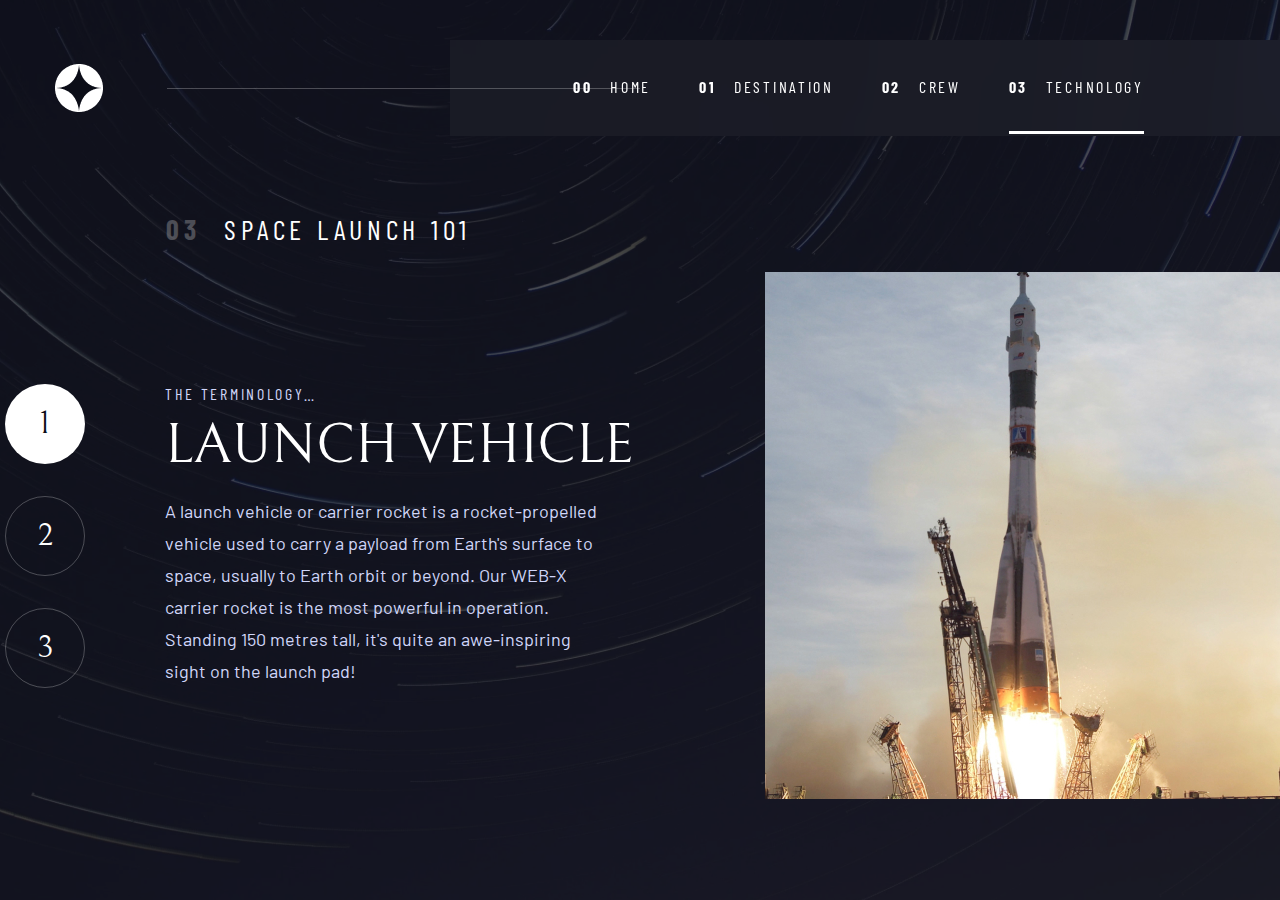
<file: pages/techonology/vechicle.html>
<!DOCTYPE html>
<html lang="en">
<head>
  <meta charset="UTF-8">
  <meta http-equiv="X-UA-Compatible" content="IE=edge">
  <meta name="viewport" content="width=device-width, initial-scale=1.0">
  <title>Vechicle</title>
  <link rel="stylesheet" href="../../css/main.css">
  <link rel="stylesheet" href="../../css/planet.css">
  <link rel="stylesheet" href="../../css/crew.css">
  <link rel="stylesheet" href="../../css/technology.css">
</head>
<body>
  <header>
    <div class="header__wrapper">
      <img src="../../img/logo.png" alt="logo" />
      <div class="header__wrapper__line"></div>
      <button class="header__wrapper__burger">
        <svg width="24" height="21" viewBox="0 0 24 21" fill="none" xmlns="http://www.w3.org/2000/svg">
          <g id="Group">
            <rect  width="24" height="3" fill="#D0D6F9" />
            <rect  y="9" width="24" height="3" fill="#D0D6F9" />
            <rect  y="18" width="24" height="3" fill="#D0D6F9" />
          </g>
        </svg>
      </button>
      <nav class="header__wrapper__navigation links hidden">
        <button class="close"><img src="../../img/close.png" alt="close" /></button>
        <a href="../../index.html"><span>00</span> HOME</a>
        <a href="../planets/moon.html"><span>01</span> DESTINATION</a>
        <a href="../crew/commander.html"><span>02</span> CREW</a>
        <a autofocus href="#"><span>03</span> TECHNOLOGY</a>
      </nav>
    </div>
  </header>
  <main>
    <h2 class="technology__title"><span>03</span>SPACE LAUNCH 101</h2>
    <div class="technology__wrapper">
      <img class="technology__wrapper__img_tablet" src="../../img/racetTechnologyTablet.jpg" alt="">
      <nav class="technology__wrapper__links">
        <a class="technology__wrapper__links__link technology__wrapper__links__link_active" href="#">1</a>
        <a class="technology__wrapper__links__link" href="../techonology/spacePort.html">2</a>
        <a class="technology__wrapper__links__link" href="../techonology/spaceCapsule.html">3</a>
      </nav>
      <div class="technology__wrapper__content">
        <h3 class="technology__wrapper__content__header">THE TERMINOLOGY…</h3>
        <h2 class="technology__wrapper__content__subtitle">LAUNCH VEHICLE</h2>
        <p class="technology__wrapper__content__text">A launch vehicle or carrier rocket is a rocket-propelled vehicle used to carry a payload from Earth's surface to space, usually to Earth orbit or beyond. Our WEB-X carrier rocket is the most powerful in operation. Standing 150 metres tall, it's quite an awe-inspiring sight on the launch pad!</p>
      </div>
      <img class="technology__wrapper__img" src="../../img/racetTechnology.jpg" alt="">
    </div>
  </main>
</body>
</html>
</file>
<file: css/main.css>
@import url('https://fonts.googleapis.com/css2?family=Barlow&family=Barlow+Condensed:wght@400;700&family=Bellefair&display=swap');

* {
	padding: 0;
	margin: 0;
	box-sizing: border-box;
	text-decoration: none;
}

body {
	scroll-behavior: smooth;
	text-rendering: optimizeSpeed;
	max-width: 1440px;
	margin: 0 auto;
	background: url('../../img/background-desktop.png') no-repeat center;
}

.hide__title {
	display: none;
}

img {
	display: block;
	max-width: 100%;
}

header {
	margin-bottom: 251px;
}

.header__wrapper {
	display: flex;
	justify-content: space-between;
	align-items: center;
	margin-top: 40px;
	position: relative;
}

.header__wrapper img {
	margin-left: 55px;
}

.header__wrapper__line {
	position: absolute;
	left: 167px;
	z-index: 1;
	width: 473px;
	height: 1px;
	background: #ffffff;
	mix-blend-mode: normal;
	opacity: 0.25;
}

.header__wrapper__burger {
	background: none;
	border: none;
	outline: none;
	cursor: pointer;
	display: none;
}

.header__wrapper__navigation {
	width: 830px;
	height: 96px;
	background: rgba(255, 255, 255, 0.04);
	backdrop-filter: blur(40.7742px);
	padding-left: 123px;
	display: flex;
	align-items: center;
	gap: 48px;
}

.header__wrapper__navigation button {
	width: 19px;
	height: 19px;
	background: none;
	outline: none;
	border: none;
	cursor: pointer;
	display: none;
}

.links a {
	font-family: 'Barlow Condensed';
	font-style: normal;
	font-weight: 400;
	font-size: 16px;
	line-height: 19px;
	letter-spacing: 2.7px;
	color: #ffffff;
	padding-bottom: 35px;
	margin-top: 35px;
	border-bottom: 3px solid rgba(0, 0, 0, 0);
	transition: 0.5s ease all;
}

span {
	font-weight: 700;
	margin-right: 12px;
}

.links a:hover {
	border-bottom: 3px solid rgba(255, 255, 255, 0.5);
	mix-blend-mode: normal;
	transition: 0.5s ease all;
}

.links a:focus {
	border-bottom: 3px solid #fff;
	outline: none;
}

main {
	margin-bottom: 131px;
}

.main__wrapper {
	display: flex;
	justify-content: center;
	gap: 386px;
}

.main__wrapper__text {
	width: 450px;
	display: flex;
	flex-direction: column;
	gap: 24px;
}

.main__wrapper__text h3 {
	font-family: 'Barlow Condensed';
	font-style: normal;
	font-weight: 400;
	font-size: 28px;
	line-height: 34px;
	letter-spacing: 4.725px;
	color: #d0d6f9;
}

.main__wrapper__text h1 {
	font-family: 'Bellefair';
	font-style: normal;
	font-weight: 400;
	font-size: 150px;
	line-height: 172px;
	color: #ffffff;
}

.main__wrapper__text p {
	font-family: 'Barlow';
	font-style: normal;
	font-weight: 400;
	font-size: 18px;
	line-height: 32px;
	color: #d0d6f9;
}

.main__wrapper__explore {
	width: 274px;
	height: 274px;
	cursor: pointer;
	background: #ffffff;
	border-radius: 50%;
	margin-top: 108px;
	display: flex;
	justify-content: center;
	align-items: center;
	border: none;
	font-family: 'Bellefair';
	font-style: normal;
	font-weight: 400;
	font-size: 32px;
	line-height: 37px;
	letter-spacing: 2px;
	color: #0b0d17;
}

.main__wrapper__explore-hover {
	mix-blend-mode: normal;
	opacity: 0.1;
	background-color: #ffffff;
	border-radius: 50%;
	position: absolute;
	display: none;
	animation: scale-animation 1s linear infinite alternate;
}

.main__wrapper__explore:hover .main__wrapper__explore-hover {
	display: block;
}

@keyframes scale-animation {
	from {
		width: 274px;
		height: 274px;
	}

	to {
		width: 450px;
		height: 450px;
	}
}

@media (max-width: 768px) {
	body {
		max-width: 768px;
		background: url('../../img/background-tablet.png') no-repeat center;
	}

	header {
		margin-bottom: 106px;
	}

	.header__wrapper {
		margin-top: 0;
	}

	.header__wrapper img {
		margin-left: 39px;
	}

	.header__wrapper__line {
		display: none;
	}

	.header__wrapper__navigation {
		width: 450px;
		padding-left: 0;
		gap: 37px;
		justify-content: center;
	}

	.links a {
		font-size: 14px;
		line-height: 17px;
		letter-spacing: 2.3625px;
	}

	span {
		display: none;
	}

	main {
		margin-bottom: 90px;
	}

	.main__wrapper {
		flex-direction: column;
		align-items: center;
		gap: 156px;
	}

	.main__wrapper__text {
		text-align: center;
	}

	.main__wrapper__text h3 {
		font-size: 20px;
		line-height: 24px;
		letter-spacing: 3.375px;
	}

	.main__wrapper__text h1 {
		line-height: 150px;
	}

	.main__wrapper__text p {
		font-size: 16px;
		line-height: 28px;
	}

	.main__wrapper__explore {
		width: 242px;
		height: 242px;
		margin-top: 0;
	}

	@keyframes scale-animation {
		from {
			width: 242px;
			height: 242px;
		}

		to {
			width: 350px;
			height: 350px;
		}
	}
}

@media (max-width: 375px) {
	body {
		max-width: 375px;
		background: url('../../img/background-mobile.png') no-repeat center;
	}

	header {
		margin-bottom: 48px;
	}

	.header__wrapper {
		margin: 24px 24px 0 24px;
	}

	.header__wrapper__burger {
		display: block;
	}

	.header__wrapper img {
		margin-left: 0;
		width: 40px;
	}

	.header__wrapper__navigation {
		width: 254px;
		height: 100vh;

		top: -24px;
		right: -24px;

		flex-direction: column;
		align-items: flex-end;
		justify-content: flex-start;

		padding-left: 32px;
		gap: 32px;
		position: absolute;
		z-index: 1;
	}

	.hidden {
		display: none;
	}

	.header__wrapper__navigation button {
		display: block;
		margin: 34px 27px 33px 0;
	}

	.links a {
		font-size: 16px;
		line-height: 19px;
		letter-spacing: 2.7px;

		padding-bottom: 0;
		margin-top: 0;
		width: 222px;
		border-bottom: none;
		border-right: 4px solid rgba(0, 0, 0, 0);
	}

	.links a:hover {
		border-bottom: none;
		border-right: 4px solid #fff;
	}

	span {
		display: inline-block;
	}

	main {
		margin-bottom: 48px;
	}

	.main__wrapper {
		gap: 81px;
	}

	.main__wrapper__text {
		width: 327px;
		gap: 16px;
	}

	.main__wrapper__text h3 {
		font-size: 16px;
		line-height: 19px;
		letter-spacing: 2.7px;
	}

	.main__wrapper__text h1 {
		font-size: 80px;
		line-height: 100px;
	}

	.main__wrapper__text p {
		font-size: 15px;
		line-height: 25px;
	}

	.main__wrapper__explore {
		width: 150px;
		height: 150px;
		font-size: 20px;
		line-height: 23px;
		letter-spacing: 1.25px;
	}

	@keyframes scale-animation {
		from {
			width: 150px;
			height: 150px;
		}

		to {
			width: 230px;
			height: 230px;
		}
	}
}
</file>
<file: css/planet.css>
body {
	background: url('../../img/background-moon.png') no-repeat center;
}

header {
	margin-bottom: 76px;
}

main {
	margin-bottom: 112px;
}

.destination-title {
	font-family: 'Barlow Condensed';
	font-style: normal;
	font-weight: 400;
	font-size: 28px;
	line-height: 34px;
	letter-spacing: 4.725px;
	text-transform: uppercase;
	color: #ffffff;
	margin-left: 166px;
	margin-bottom: 64px;
}

.destination-title span {
	font-weight: 700;
	opacity: 0.25;
	mix-blend-mode: normal;
	margin-right: 28px;
}

.planet {
	display: flex;
	margin-left: 230px;
	gap: 157px;
}

.planet img {
	margin-top: 33px;
}

.planet__wrapper {
	width: 445px;
}

.planet__wrapper__navigation {
	margin-bottom: 37px;
	display: flex;
	gap: 35px;
}

.planet__wrapper__navigation.links a {
	color: #d0d6f9;
	padding-bottom: 12px;
	margin-top: 0;
}

.links .active {
	border-bottom: 3px solid #fff;
}

.links .active:hover {
	border-bottom: 3px solid #fff;
}

.planet__wrapper__content h1 {
	font-family: 'Bellefair';
	font-style: normal;
	font-weight: 400;
	font-size: 100px;
	line-height: 115px;
	color: #ffffff;
	margin-bottom: 14px;
}

.planet__wrapper__content p {
	font-family: 'Barlow';
	font-style: normal;
	font-weight: 400;
	font-size: 18px;
	line-height: 32px;
	color: #d0d6f9;
	padding-bottom: 54px;
	margin-bottom: 28px;
	border-bottom: 1px solid #383b4b;
}

.planet__wrapper__facts {
	display: flex;
	gap: 79px;
}

.planet__wrapper__facts__1,
.planet__wrapper__facts__2 {
	display: flex;
	flex-direction: column;
	gap: 12px;
}

.planet__wrapper__facts__1 h4,
.planet__wrapper__facts__2 h4 {
	font-family: 'Barlow Condensed';
	font-style: normal;
	font-weight: 400;
	font-size: 14px;
	line-height: 17px;
	letter-spacing: 2.3625px;
	text-transform: uppercase;
	color: #d0d6f9;
}

.planet__wrapper__facts__1 p,
.planet__wrapper__facts__2 p {
	font-family: 'Bellefair';
	font-style: normal;
	font-weight: 400;
	font-size: 28px;
	line-height: 32px;
	text-transform: uppercase;
	color: #ffffff;
}

@media (max-width: 768px) {
	body {
		background: url('../../img/background-moon-tablet.png') no-repeat center;
	}

	header {
		margin-bottom: 40px;
	}

	main {
		margin-bottom: 62px;
	}

	.destination-title {
		font-size: 20px;
		line-height: 24px;
		letter-spacing: 3.375px;
		margin-left: 38px;
		margin-bottom: 60px;
	}

	.destination-title span {
		display: inline;
		margin-right: 19px;
	}

	.planet {
		margin-left: 0;
		gap: 53px;
		flex-direction: column;
		align-items: center;
	}

	.planet img {
		margin-top: 0;
		width: 300px;
	}

	.planet__wrapper {
		width: 573px;
	}

	.planet__wrapper__navigation {
		margin-bottom: 32px;
		gap: 35px;
		justify-content: center;
	}

	.planet__wrapper__content {
		text-align: center;
	}

	.planet__wrapper__content h1 {
		font-size: 80px;
		line-height: 92px;
		margin-bottom: 8px;
	}

	.planet__wrapper__content p {
		font-size: 16px;
		line-height: 28px;
		padding-bottom: 49px;
	}

	.planet__wrapper__facts {
		text-align: center;
		justify-content: center;
	}
}

@media (max-width: 375px) {
	body {
		background: url('../../img/background-moon-mobile.png') no-repeat center;
	}

	header {
		margin-bottom: 24px;
	}

	main {
		margin-bottom: 58px;
	}

	.destination-title {
		font-size: 16px;
		line-height: 19px;
		letter-spacing: 2.7px;
		text-align: center;
		margin-left: 0;
		margin-bottom: 32px;
	}

	.planet {
		gap: 26px;
	}

	.planet img {
		width: 170px;
	}

	.planet__wrapper {
		width: 327px;
	}

	.planet__wrapper__navigation {
		margin-bottom: 20px;
		gap: 26px;
	}

	.planet__wrapper__navigation a {
		font-size: 14px;
		line-height: 17px;
		letter-spacing: 2.3625px;
		width: auto;
		border-right: none;
	}

	.planet__wrapper__navigation a:hover {
		border-bottom: 3px solid rgba(255, 255, 255, 0.5);
		border-right: none;
	}

	.planet__wrapper__content h1 {
		font-size: 56px;
		line-height: 64px;
		margin-bottom: 1px;
	}

	.planet__wrapper__content p {
		font-size: 15px;
		line-height: 25px;
		padding-bottom: 32px;
	}

	.planet__wrapper__facts {
		flex-direction: column;
		gap: 32px;
	}
}
</file>
<file: css/crew.css>
body {
	background: url('../img/background-crew.png') no-repeat center;
}

header {
	margin-bottom: 62px;
}

main {
	margin-bottom: 0;
}

.crew__wrapper {
	display: flex;
	gap: 81px;
	margin: 0 137px 0 165px;
}

.crew__wrapper__content {
	margin-top: 154px;
}

.crew__wrapper__content__title {
	font-family: 'Barlow Condensed';
	font-style: normal;
	font-weight: 400;
	font-size: 28px;
	line-height: 34px;
	letter-spacing: 4.725px;
	text-transform: uppercase;
	color: #ffffff;

	margin-left: 165px;
	margin-bottom: -34px;
}

.crew__wrapper__content__title span {
	font-weight: 700;
	opacity: 0.25;
	mix-blend-mode: normal;
	margin-right: 28px;
}

.crew__wrapper__content__rank {
	font-family: 'Bellefair';
	font-style: normal;
	font-weight: 400;
	font-size: 32px;
	line-height: 37px;
	text-transform: uppercase;
	color: #ffffff;
	mix-blend-mode: normal;
	opacity: 0.5;
	margin-bottom: 15px;
}

.crew__wrapper__content__name {
	font-family: 'Bellefair';
	font-style: normal;
	font-weight: 400;
	font-size: 56px;
	line-height: 64px;
	text-transform: uppercase;
	color: #ffffff;
	margin-bottom: 27px;
}

.crew__wrapper__content__description {
	font-family: 'Barlow';
	font-style: normal;
	font-weight: 400;
	font-size: 18px;
	line-height: 32px;
	color: #d0d6f9;
	margin-bottom: 120px;
	width: 444px;
}

.crew__wrapper__content__navigation {
	display: flex;
	gap: 24px;
}

.round {
	width: 15px;
	height: 15px;
	border-radius: 50%;
	background: #ffffff;
	mix-blend-mode: normal;
	opacity: 0.17;
	transition: 0.5s ease all;
}

.round:hover {
	opacity: 0.5;
	transition: 0.5s ease all;
}

.round-active {
	opacity: 1;
}

@media (max-width: 768px) {
	body {
		background: url('../img/background-crew-tablet.png') no-repeat center;
	}

	header {
		margin-bottom: 40px;
	}

	.crew__wrapper {
		flex-direction: column;
		gap: 40px;
		margin: 0 155px;
	}

	.crew__wrapper__content {
		text-align: center;
		margin-top: 0;
	}

	.crew__wrapper__content__title {
		font-size: 20px;
		line-height: 24px;
		letter-spacing: 3.375px;
		text-align: left;
		margin-bottom: 60px;
		margin-left: 38px;
	}

	.crew__wrapper__content__title span {
		display: inline-block;
		margin-right: 16px;
	}

	.crew__wrapper__content__rank {
		font-size: 24px;
		line-height: 28px;
		margin-bottom: 8px;
	}

	.crew__wrapper__content__name {
		font-size: 40px;
		line-height: 46px;
		margin-bottom: 16px;
	}

	.crew__wrapper__content__description {
		width: 458px;
		font-size: 16px;
		line-height: 28px;
		margin-bottom: 40px;
	}

	.crew__wrapper__content__navigation {
		justify-content: center;
		gap: 16px;
	}

	.round {
		width: 10px;
		height: 10px;
	}

	.crew__wrapper__img {
		height: 532px;
		object-fit: contain;
	}
}

@media (max-width: 375px) {
	body {
		background: url('../img/background-crew-mobile.png') no-repeat center;
	}

	header {
		margin-bottom: 24px;
	}

	main {
		margin-bottom: 104px;
	}

	.crew__wrapper {
		gap: 32px;
		margin: 0 24px;
	}

	.crew__wrapper__content {
		display: flex;
		flex-direction: column;
		order: 2;
	}

	.crew__wrapper__content__title {
		font-size: 16px;
		line-height: 19px;
		letter-spacing: 2.7px;
		text-align: center;
		margin-bottom: 32px;
		margin-left: 0;
	}

	.crew__wrapper__content__rank {
		font-size: 16px;
		line-height: 18px;
	}

	.crew__wrapper__content__name {
		font-size: 24px;
		line-height: 28px;
		margin-bottom: 16px;
	}

	.crew__wrapper__content__description {
		width: 327px;
		font-size: 15px;
		line-height: 25px;
		margin-bottom: 0;
	}

	.crew__wrapper__content__navigation {
		margin-bottom: 32px;
		order: -1;
	}

	.crew__wrapper__img {
		height: 223px;
		order: 1;
		border-bottom: 1px solid #383b4b;
	}
}
</file>
<file: css/engineer.css>
.crew__wrapper__img {
  margin-top: 96px;
}

@media (max-width: 768px) {
  .crew__wrapper__content__description {
		width: 536px;
	}
  .crew__wrapper {
		margin: 0px 116px;
	}
  .crew__wrapper__img {
    margin-top: 0px;
  }
}

@media (max-width: 375px) {
  .crew__wrapper__content__description {
		width: 327px;
	}
  .crew__wrapper {
		margin: 0 24px;
	}
  main {
    margin-bottom: 79px;
  }
}
</file>
<file: css/missionSpecialist.css>
.crew__wrapper__img {
	margin-top: 48px;
}

@media (max-width: 768px) {
	.crew__wrapper__img {
		margin-top: 0;
	}

	.crew__wrapper__content__description {
		width: 520px;
	}
}

@media (max-width: 375px) {
	main {
		margin-bottom: 79px;
	}
	.crew__wrapper__content__description {
		width: 327px;
	}
}
</file>
<file: css/pilot.css>
@media (max-width: 768px)  {
  .crew__wrapper {
		margin: 0 88px;
	}
  .crew__wrapper__content__description {
		width: 592px;
	}
}

@media (max-width: 375px) {
  .crew__wrapper__content__description {
		width: 327px;
	}
  .crew__wrapper {
		margin: 0 24px;
	}
  main {
    margin-bottom: 54px;
  }
}
</file>
<file: css/technology.css>
body {
  background: url(../img/backgroundTechnology.png) no-repeat center;
}
header {
  margin-bottom: 76px;
}
main {
  margin-bottom: 101px;
}
.technology__title {
	font-family: 'Barlow Condensed';
	font-style: normal;
	font-weight: 400;
	font-size: 28px;
	line-height: 34px;
	letter-spacing: 4.725px;
	text-transform: uppercase;
	color: #ffffff;
	margin-left: 166px;
	margin-bottom: 26px;
}
.technology__title span {
  margin-right: 24px;
  opacity: 0.25;
}
.technology__wrapper {
  display: flex;
  justify-content: flex-end;
  align-items: center;
}
.technology__wrapper__links {
  display: flex;
  flex-direction: column;
  gap: 32px;
  margin-right: 80px;
}
.technology__wrapper__links__link {
  width: 80px;
  height: 80px;
  border-radius: 50%;
  border: 1px solid rgba(255, 255, 255, 0.25);
  color: #fff;
  font-family: 'Bellefair';
  font-style: normal;
  font-weight: 400;
  font-size: 32px;
  line-height: 37px;
  display: flex;
  justify-content: center;
  align-items: center;
}
.technology__wrapper__links__link:hover {
  border: 1px solid rgba(255, 255, 255, 1);

}
.technology__wrapper__links__link_active {
  background: #fff;
  color: #0B0D17;
  border: none;
}
.technology__wrapper__content {
  display: flex;
  flex-direction: column;
  width: 470px;
  margin-right: 130px;
}
.technology__wrapper__content__header {
  font-family: 'Barlow Condensed';
  font-style: normal;
  font-weight: 400;
  font-size: 16px;
  line-height: 19px;
  letter-spacing: 2.7px;
  color: #D0D6F9;
  margin-bottom: 11px;
}
.technology__wrapper__content__subtitle {
  font-family: 'Bellefair';
  font-style: normal;
  font-weight: 400;
  font-size: 56px;
  line-height: 64px;
  color: #FFFFFF;
  margin-bottom: 17px;
}
.technology__wrapper__content__text {
  font-family: 'Barlow';
  font-style: normal;
  font-weight: 400;
  font-size: 18px;
  line-height: 32px;
  color: #D0D6F9;
  width: 444px;
}
.technology__wrapper__img_tablet {
  display: none;
}

@media (max-width: 768px) {
  body {
    background: url(../img/backgroundTechnologyTablet.png);
  }
  header {
    margin-bottom: 40px;
  }
  main {
    margin-bottom: 97px;
  }
  .technology__title {
    font-size: 20px;
    line-height: 24px;
    letter-spacing: 3.375px;
    margin-left: 38px;
    margin-bottom: 60px;
  }
  .technology__title span {
    margin-right: 16px;
    display: inline;
  }
  .technology__wrapper {
    justify-content: flex-start;
    flex-direction: column;
  }
  .technology__wrapper__links {
    flex-direction: row;
    gap: 16px;
    margin-right: 0px;
    margin-bottom: 44px;
  }
  .technology__wrapper__links__link {
    width: 60px;
    height: 60px;
    font-size: 24px;
    line-height: 28px;
  }
  .technology__wrapper__content {
    width: 458px;
    margin-right: 0px;
    text-align: center;
  }
  .technology__wrapper__content__header {
    margin-bottom: 16px;
  }
  .technology__wrapper__content__subtitle {
    font-size: 40px;
    line-height: 46px;
    margin-bottom: 16px;
  }
  .technology__wrapper__content__text {
    font-size: 16px;
    line-height: 28px;
    width: 458px;
  }
  .technology__wrapper__img {
    display: none;
  }
  .technology__wrapper__img_tablet {
    display: block;
    margin-bottom: 56px;
  }
}

@media (max-width: 375px) {
  body {
    background: url(../img/backgroundTechnologyMobil.png) no-repeat center;
  }
  header {
    margin-bottom: 24px;
  }
  main {
    margin-bottom: 81px;
  }
  .technology__title {
    font-size: 16px;
    line-height: 19px;
    letter-spacing: 2.7px;
    margin-left: 0px;
    text-align: center;
    margin-bottom: 32px;
  }
  .technology__wrapper__links {
    margin-bottom: 26px;
  }
  .technology__wrapper__links__link {
    width: 40px;
    height: 40px;
    font-size: 16px;
    line-height: 18px;
  }
  .technology__wrapper__content {
    width: 327px;
  }
  .technology__wrapper__content__header {
    margin-bottom: 9px;
  }
  .technology__wrapper__content__subtitle {
    font-size: 24px;
    line-height: 28px;
  }
  .technology__wrapper__content__text {
    font-size: 15px;
    line-height: 25px;
    width: 327px;
  }
  .technology__wrapper__img_tablet {
    margin-bottom: 34px;
    height: 168px;
    object-fit: cover;
  }
}
</file>
